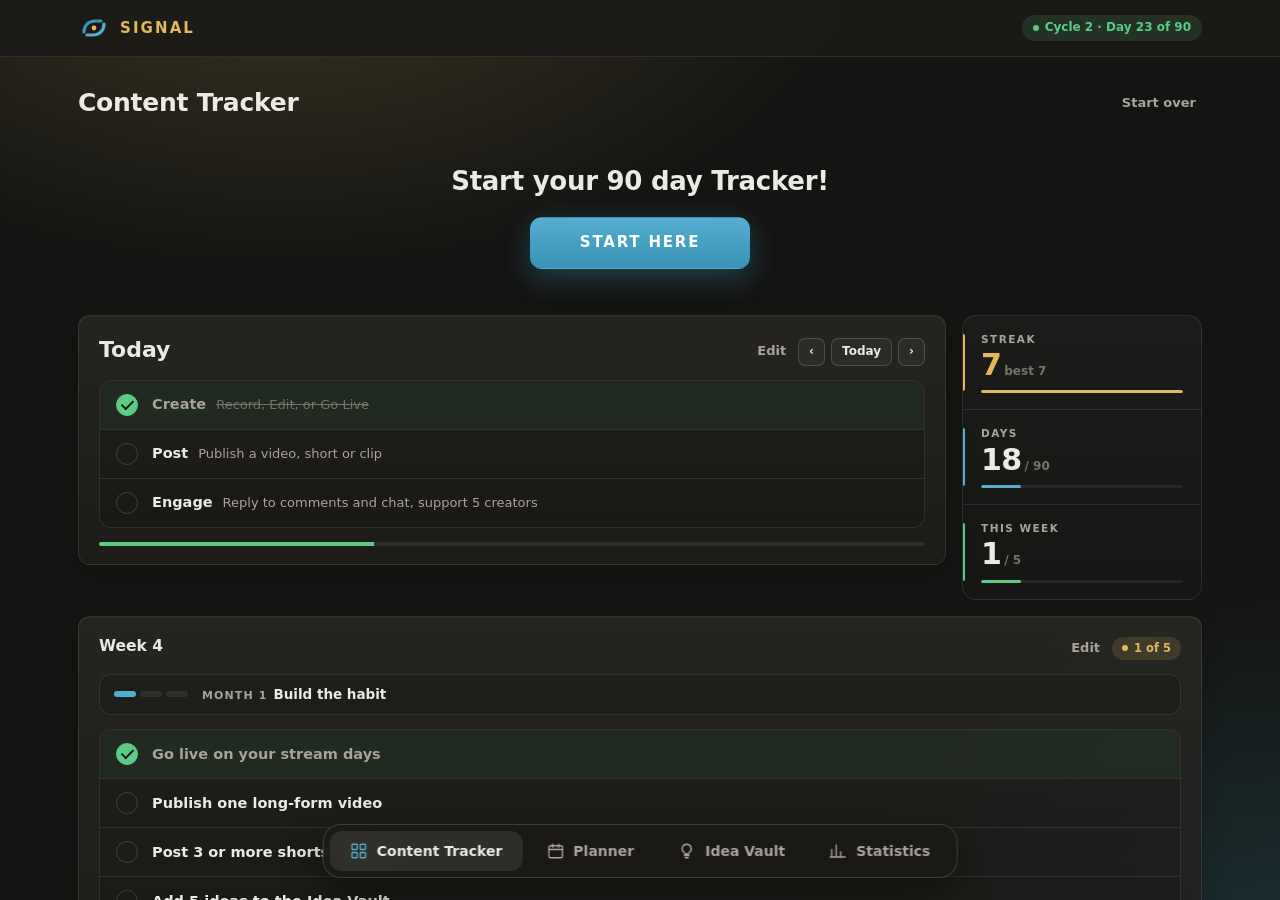
<file: index.html>
<!doctype html>
<!-- Signal — Copyright (C) 2026 Retronix. SPDX-License-Identifier: GPL-3.0-only. See LICENSE. -->
<meta charset="utf-8">
<title>Signal Tracker</title>
<link rel="icon" type="image/svg+xml" href="assets/logos/signal-mark.svg">
<link rel="apple-touch-icon" href="assets/icons/icon-180.png">
<meta http-equiv="refresh" content="0; url=html/">
<script>location.replace('html/'+location.hash)</script>
<a href="html/">Open Signal</a>
</file>
<file: CSS/base.css>
/* Signal — Copyright (C) 2026 Retronix. SPDX-License-Identifier: GPL-3.0-only. See LICENSE. */
/* Signal — base styles shared by every screen size */

/* Base reset (standalone page) */
:root{padding-top:env(safe-area-inset-top,0px);padding-bottom:env(safe-area-inset-bottom,0px)}
[hidden]{display:none!important}
img{max-width:100%}

/* Tokens: dark glass surfaces, Blue Munsell accent, Sunset Gold brand. Single dark look by design. */
:root{
  color-scheme:dark;
  --bg:#141412; --side:#24231f; --glass:rgba(44,43,38,.72); --glass-2:rgba(30,29,26,.85); --inset:rgba(0,0,0,.32);
  --line:rgba(255,255,255,.09); --line-2:rgba(255,255,255,.16); --ink:#ECEAE4; --muted:#A8A499; --dim:#77736A;
  --munsell:#3A93B4; --munsell-hi:#55AECF; --munsell-soft:rgba(58,147,180,.18); --gold:#E3B85A; --good:#5BCB86; --good-soft:rgba(91,203,134,.14); --warn:#E3B85A; --warn-soft:rgba(227,184,90,.14);
  --discord:#5865F2; --kick:#53FC18; --twitch:#9146FF; --youtube:#FF2E2E; --tiktok:#2BE8E0; --x:#E9E9E9; --insta:#E1306C;
  --f-ui:"Trebuchet MS","Segoe UI",system-ui,-apple-system,sans-serif;
  --f-mono:ui-monospace,"Cascadia Mono",Consolas,Menlo,monospace;
}
*{box-sizing:border-box}
html,body{height:100%}
body{margin:0;background:var(--bg);color:var(--ink);font-family:var(--f-ui);font-size:14px;line-height:1.45;
  background-image:radial-gradient(900px 520px at 22% -8%,rgba(120,104,62,.42),transparent 65%),radial-gradient(800px 600px at 100% 105%,rgba(40,96,112,.35),transparent 60%);background-attachment:fixed}
button,input,select{font:inherit;color:inherit}
button{cursor:pointer}
:focus-visible{outline:2px solid var(--munsell-hi);outline-offset:2px}
h1,h2,h3{margin:0;text-wrap:balance}
html,body{height:100%;overflow:hidden}
.app{container:app/inline-size;position:relative;height:100%;overflow:hidden;font-size:15px}
.scroller{height:100%;overflow-y:auto;overflow-x:hidden;overscroll-behavior:contain;-webkit-overflow-scrolling:touch;scrollbar-width:none}
.scroller::-webkit-scrollbar{width:0;height:0}
/* desktop: the phone app in a centered frame */
/* top bar: brand, page tabs, day status */
.topbar{position:sticky;top:0;z-index:15;background:rgba(27,26,23,.9);-webkit-backdrop-filter:blur(14px);backdrop-filter:blur(14px);border-bottom:1px solid var(--line)}
body::before{content:"";position:fixed;inset:0 0 auto;height:env(safe-area-inset-top,0px);z-index:16;background:#1b1a17}
.topin{max-width:1180px;margin:0 auto;display:flex;align-items:center;gap:20px;padding-left:max(28px,env(safe-area-inset-left,0px));padding-right:max(28px,env(safe-area-inset-right,0px));padding-block:12px}
.topin .brand{padding:0;flex:none}
.topin .status{margin-left:auto}
.mrow .cap{white-space:nowrap}

.brand{display:flex;gap:10px;align-items:center;padding:4px 10px 16px}
.mark{width:32px;height:32px;flex:none}
.brand b{display:block;color:var(--gold);font-weight:700;letter-spacing:.14em;font-size:16px;line-height:1.1}
.brand small{color:var(--muted);font-size:11px}
.nav{display:flex;flex-direction:column;gap:2px;flex:1;overflow-y:auto}

/* main */
main{min-width:0;max-width:1180px;margin:0 auto;padding-left:max(28px,env(safe-area-inset-left,0px));padding-right:max(28px,env(safe-area-inset-right,0px));padding-block:28px 64px}
.page{display:flex;flex-direction:column;gap:16px}
.phead{display:flex;justify-content:space-between;gap:12px;align-items:flex-start;flex-wrap:wrap}
.phead h1{font-size:25px;font-weight:700;letter-spacing:-.01em}
.phead p{margin:4px 0 0;color:var(--muted);font-size:13.5px}
.status{display:inline-flex;align-items:center;gap:6px;background:var(--good-soft);color:var(--good);border-radius:99px;padding:4px 11px;font-size:12px;font-weight:600;white-space:nowrap}
.status::before,.pill::before{content:"";width:6px;height:6px;border-radius:50%;background:currentColor}
.card{background:linear-gradient(180deg,var(--glass),var(--glass-2));border:1px solid var(--line);border-radius:12px;padding:18px 20px;display:flex;flex-direction:column;gap:12px;min-width:0;box-shadow:0 1px 0 rgba(255,255,255,.04) inset,0 8px 24px rgba(0,0,0,.18)}
.card h2{font-size:15.5px;font-weight:700}
.sub{margin:2px 0 0;color:var(--muted);font-size:12.5px}
.chead{display:flex;justify-content:space-between;align-items:flex-start;gap:10px;flex-wrap:wrap}
.lbl{color:var(--muted);font-size:11.5px}
.cap{font-size:11px;font-weight:700;letter-spacing:.08em;text-transform:uppercase;color:var(--muted)}
.pill{display:inline-flex;align-items:center;gap:6px;border-radius:99px;padding:3px 10px;font-size:11.5px;font-weight:600;white-space:nowrap;background:rgba(255,255,255,.06);color:var(--muted);border:0}
.pill.good{background:var(--good-soft);color:var(--good)}
.pill.warn{background:var(--warn-soft);color:var(--warn)}
.pill.blue{background:var(--munsell-soft);color:var(--munsell-hi)}
.pill.plain::before{display:none}
button.pill{cursor:pointer}

.btn{border:1px solid var(--line-2);background:rgba(255,255,255,.04);border-radius:7px;padding:7px 14px;font-weight:600;font-size:13px}
.btn:hover{background:rgba(255,255,255,.08)}
.btn.blue{background:linear-gradient(180deg,var(--munsell-hi),var(--munsell));border-color:transparent;color:#fff;box-shadow:0 2px 10px rgba(58,147,180,.3)}
.btn.sm{padding:4px 10px;font-size:12px}
.btn.wide{width:100%}
.link{border:0;background:none;color:var(--muted);font-weight:600;font-size:13px;padding:4px 6px;border-radius:5px}
.link:hover{color:var(--ink)}
.inp{background:var(--inset);border:1px solid var(--line-2);border-radius:7px;padding:7px 10px;min-width:0;color:var(--ink)}
.acts{display:flex;align-items:center;gap:6px;flex-wrap:wrap}

/* tab bar */



.subtabs{display:flex;gap:2px;overflow-x:auto}
.subtabs button{border:1px solid transparent;border-bottom:0;background:none;padding:9px 18px;border-radius:10px 10px 0 0;color:var(--muted);font-weight:700;font-size:14px;white-space:nowrap;margin-bottom:-1px;position:relative;z-index:1}
.subtabs button[aria-pressed="true"]{background:var(--glass);border-color:var(--line);color:var(--ink)}
.count{display:inline-grid;place-content:center;min-width:20px;height:18px;padding:0 6px;margin-left:8px;border-radius:99px;background:rgba(255,255,255,.1);font-size:11px}


/* switch */
.sw{flex:none;width:38px;height:22px;border-radius:99px;border:0;padding:0;background:rgba(255,255,255,.12);position:relative;transition:background .15s}
.sw::after{content:"";position:absolute;top:3px;left:3px;width:16px;height:16px;border-radius:50%;background:#d9d6cf;transition:transform .15s}
.sw[aria-checked="true"]{background:var(--munsell)}
.sw[aria-checked="true"]::after{transform:translateX(16px);background:#fff}

/* stats */
.stats{display:grid;grid-template-columns:repeat(5,minmax(0,1fr));gap:12px 20px}



.bar{height:5px;border-radius:99px;background:rgba(255,255,255,.08);overflow:hidden}
.bar i{display:block;height:100%;background:var(--munsell)}

.rows{display:flex;flex-direction:column}
.row{display:grid;grid-template-columns:auto minmax(0,1fr) auto;gap:14px;align-items:center;padding:12px 2px;border-top:1px solid var(--line)}
.row:first-child{border-top:0}
.row .t b{display:block;font-weight:700;font-size:14px}
.row .t span{color:var(--muted);font-size:12.5px}



/* 90 grid */
.heat{display:flex;flex-direction:column;gap:8px}
.mrow{display:grid;grid-template-columns:70px minmax(0,1fr);gap:10px;align-items:center}
.cells{display:grid;grid-template-columns:repeat(30,minmax(0,1fr));gap:4px}
.d{aspect-ratio:1;max-width:100%;border:1px solid var(--line);border-radius:5px;background:rgba(255,255,255,.03);padding:0;font-family:var(--f-mono);font-size:9px;color:transparent}
.d.l1{background:rgba(58,147,180,.28);border-color:transparent}.d.l2{background:rgba(58,147,180,.55);border-color:transparent}.d.l3{background:var(--munsell-hi);border-color:transparent}
.d.fut{border-style:dashed;background:transparent}
.d.now{box-shadow:0 0 0 2px var(--gold)}
.d.sel{outline:2px solid var(--ink);outline-offset:1px}
.d:hover{color:var(--ink)}
.key{display:flex;gap:6px;align-items:center;flex-wrap:wrap;color:var(--muted);font-size:11.5px}
.key i{width:11px;height:11px;border-radius:3px;display:inline-block}


.wk{border:1px solid var(--line);border-radius:10px;padding:14px;display:flex;flex-direction:column;gap:8px;background:rgba(0,0,0,.14)}
.wk.done{border-color:rgba(91,203,134,.45)}
.wk h3{font-size:14px}
ul.ck{list-style:none;margin:0;padding:0;display:flex;flex-direction:column;gap:7px}
.ck label{display:flex;gap:9px;align-items:flex-start;cursor:pointer;font-size:13px}
.ck input{appearance:none;flex:none;width:16px;height:16px;border-radius:3px;margin:1px 0 0;background:rgba(255,255,255,.08);border:1px solid var(--line-2);display:grid;place-content:center;cursor:pointer}
.ck input:checked{background:var(--munsell);border-color:var(--munsell)}
.ck input:checked::after{content:"";width:4px;height:8px;border:solid #fff;border-width:0 2px 2px 0;transform:rotate(45deg) translate(-1px,-1px)}
details.card>summary{cursor:pointer;list-style:none;display:flex;justify-content:space-between;align-items:center;gap:10px}
details.card>summary::-webkit-details-marker{display:none}
details.card>summary h2::after{content:" ›";color:var(--dim)}
details.card[open]>summary h2::after{content:" ⌄"}

/* platform badge */
.pl{display:inline-grid;place-content:center;width:26px;height:26px;border-radius:7px;font-size:12px;font-weight:800;color:#121212;flex:none}
.pl.sm{width:18px;height:18px;border-radius:4px;font-size:10px}
.ex{font-size:10.5px;font-weight:700;color:var(--gold);letter-spacing:.06em;text-transform:uppercase}

/* content planner: timed-messages style list */



















.empty{border:1px dashed var(--line-2);border-radius:9px;padding:18px;text-align:center;color:var(--muted);font-size:13.5px}

/* idea vault: capture + list */
.tchips{display:flex;gap:6px;flex-wrap:wrap}
.tchip{display:inline-flex;align-items:center;gap:7px;border:1px solid var(--line-2);background:rgba(255,255,255,.03);border-radius:99px;padding:5px 12px;font-size:12.5px;font-weight:600;color:var(--muted)}
.tchip i{width:8px;height:8px;border-radius:50%;background:var(--c)}
.tchip[aria-pressed="true"]{color:var(--ink);border-color:var(--c);background:color-mix(in srgb,var(--c) 16%,transparent)}
.tchip .n{font-weight:400;color:var(--dim)}




.tools{display:flex;gap:10px;align-items:center;flex-wrap:wrap;justify-content:space-between}
.search{position:relative;flex:1 1 240px;max-width:360px}
.search .inp{width:100%;padding-left:32px}
.search svg{position:absolute;left:10px;top:50%;width:14px;height:14px;transform:translateY(-50%);stroke:var(--dim);fill:none;stroke-width:2}
.ilist{display:flex;flex-direction:column}
.vrow{display:grid;grid-template-columns:minmax(0,1fr) auto;gap:14px;align-items:center;padding:13px 4px;border-top:1px solid var(--line);cursor:pointer}
.vrow:first-child{border-top:0}
.vrow:hover{background:rgba(255,255,255,.025)}
.vrow b{display:block;font-weight:700;font-size:14px;overflow-wrap:anywhere}
.vrow .meta{display:flex;gap:6px;flex-wrap:wrap;align-items:center;margin-top:6px;color:var(--dim);font-size:12px}
.ttag{display:inline-flex;align-items:center;gap:5px;font-size:11.5px;font-weight:600;padding:2px 8px;border-radius:5px;background:color-mix(in srgb,var(--c) 15%,transparent);color:color-mix(in srgb,var(--c) 75%,#fff)}
.vrow .end{display:flex;align-items:center;gap:4px;flex-wrap:wrap;justify-content:flex-end}
.vrow .end select{background:var(--inset);border:1px solid var(--line-2);border-radius:6px;padding:4px 6px;font-size:12px;color:var(--ink)}
.modal{position:fixed;inset:0;background:rgba(8,8,7,.7);-webkit-backdrop-filter:blur(4px);backdrop-filter:blur(4px);display:grid;place-items:center;padding:20px;z-index:20}
.modal .card{width:min(480px,100%)}
.modal .acts{justify-content:space-between}
.danger{color:#E56B6B}
.danger:hover{color:#FF8A8A}
/* content planner: week calendar */
.pstats{display:grid;grid-template-columns:auto minmax(0,1fr);gap:22px;align-items:center}
.ring{display:flex;align-items:center;gap:16px}
.ring svg{width:92px;height:92px;flex:none}
.ring b{display:block;font-size:24px;font-weight:700;font-variant-numeric:tabular-nums}
.pbars{display:flex;flex-direction:column;gap:8px;min-width:0}
.pbar{display:grid;grid-template-columns:110px minmax(0,1fr) 52px;gap:10px;align-items:center;font-size:12.5px}
.pbar span:first-child{display:flex;align-items:center;gap:8px;color:var(--muted);min-width:0;overflow:hidden;white-space:nowrap;text-overflow:ellipsis}
.pbar .trk{height:8px;border-radius:99px;background:rgba(255,255,255,.07);overflow:hidden;position:relative}
.pbar .trk i{position:absolute;inset:0 auto 0 0;border-radius:99px}
.pbar .trk i.all{opacity:.35}
.pbar em{font-style:normal;text-align:right;color:var(--muted);font-variant-numeric:tabular-nums}
.ptools{display:flex;justify-content:space-between;align-items:center;gap:10px;flex-wrap:wrap}
.weekwrap{overflow-x:auto;margin:0 -4px;padding:0 4px 6px}
.week{display:grid;grid-template-columns:repeat(7,minmax(148px,1fr));gap:10px;min-width:1080px}
.wday{background:rgba(20,20,18,.45);border:1px solid var(--line);border-radius:12px;padding:10px;display:flex;flex-direction:column;gap:8px;min-height:260px;min-width:0}
.wday.is-today{border-color:var(--munsell);box-shadow:inset 0 2px 0 var(--munsell-hi)}
.wday.past{opacity:.82}
.whead{display:flex;justify-content:space-between;align-items:center;padding:2px 2px 6px;border-bottom:1px solid var(--line)}
.whead .cap{font-size:10.5px}
.whead b{font-size:20px;font-weight:700;line-height:1}
.is-today .whead b{color:var(--munsell-hi)}
.ev{position:relative;text-align:left;width:100%;border:1px solid var(--line);background:linear-gradient(180deg,var(--glass),var(--glass-2));border-radius:9px;padding:8px 9px 8px 12px;display:flex;flex-direction:column;gap:5px;cursor:pointer;color:var(--ink)}
.ev::before{content:"";position:absolute;left:0;top:8px;bottom:8px;width:3px;border-radius:0 3px 3px 0;background:var(--c,var(--muted))}
.ev:hover{border-color:var(--line-2)}
.ev .ti{font-weight:700;font-size:13px;line-height:1.3;overflow-wrap:anywhere;padding-right:20px}
.ev .tg{display:flex;flex-wrap:wrap;gap:4px;align-items:center}
.ev .tick{position:absolute;top:7px;right:7px;width:18px;height:18px;border-radius:50%;border:1.5px solid var(--line-2);background:transparent;display:grid;place-content:center;padding:0}
.ev.done{background:rgba(91,203,134,.12);border-color:rgba(91,203,134,.4)}
.ev.done .ti{color:var(--muted)}
.ev.done .tick{background:var(--good);border-color:var(--good)}
.ev.done .tick::after{content:"";width:4px;height:8px;border:solid #10140f;border-width:0 2px 2px 0;transform:rotate(45deg) translate(-1px,-1px)}
.dadd{border:1px dashed var(--line-2);background:transparent;border-radius:9px;padding:7px;color:var(--muted);font-weight:600;font-size:12.5px;margin-top:auto}
.dadd:hover{color:var(--ink);border-color:var(--munsell)}
.badge{display:inline-grid;place-content:center;min-width:18px;height:18px;padding:0 4px;border-radius:4px;font-size:10px;font-weight:800;color:#121212;background:var(--c)}
.note{color:var(--dim);font-size:12px}
.field{display:flex;flex-direction:column;gap:6px}
.field>span{color:var(--muted);font-size:12px;font-weight:600}
.frow{display:grid;grid-template-columns:1fr 1fr;gap:10px}
.modal .card{max-height:calc(100vh - 40px);overflow-y:auto;background:#22211d;box-shadow:0 24px 60px rgba(0,0,0,.55)}
.modal.wide .card{width:min(620px,100%)}
/* tag manager */
.tagsec{display:flex;flex-direction:column;gap:8px}
.tagrow{display:grid;grid-template-columns:34px minmax(0,1fr) auto auto;gap:8px;align-items:center}
.tagrow input[type=color],.tagadd input[type=color]{width:34px;height:32px;padding:2px;border:1px solid var(--line-2);border-radius:7px;background:var(--inset);cursor:pointer}
.tagrow .n{font-size:11.5px;color:var(--dim);white-space:nowrap}
.tagadd{display:grid;grid-template-columns:34px minmax(0,1fr) auto;gap:8px;align-items:center;padding-top:8px;border-top:1px dashed var(--line)}
/* idea list: title + tags on the left, status and actions on the right */
.vfilters{display:flex;gap:8px;align-items:center;flex:1 1 420px;justify-content:flex-end;flex-wrap:wrap}
.vfilters .search{flex:1 1 220px;max-width:300px}
.vfilters select.inp{padding:7px 10px;font-size:13px;max-width:160px}
.vrow{grid-template-columns:minmax(0,1fr) 150px 150px}
.vrow .meta{margin-top:5px}
.vrow .stcell{display:flex;justify-content:flex-start}
.vrow .end{justify-content:flex-end}
.sched2{display:flex;gap:8px;flex-wrap:wrap}
.sched2 .inp{flex:1 1 160px}
.vrow{grid-template-columns:minmax(0,1fr) 150px 60px}
/* idea vault: one panel, capture on top, ideas below */






.vtools{align-items:center}



#editModal .card>.acts{justify-content:flex-end}
#editModal #editDel{margin-right:auto}
#editDesc{width:100%;min-height:84px;resize:vertical;font:inherit;font-size:14px;line-height:1.45}
.vrow .desc{display:block;color:var(--muted);font-size:12.5px;margin-top:2px;overflow:hidden;text-overflow:ellipsis;white-space:nowrap;max-width:62ch}
/* compact filter dropdowns */
.fsel,.vfilters select.inp{appearance:none;-webkit-appearance:none;padding:6px 28px 6px 11px;font-size:13px;font-weight:600;border-radius:9px;max-width:170px;cursor:pointer;
  background-image:linear-gradient(45deg,transparent 50%,var(--muted) 50%),linear-gradient(135deg,var(--muted) 50%,transparent 50%);background-position:calc(100% - 14px) 52%,calc(100% - 10px) 52%;background-size:4px 4px;background-repeat:no-repeat}
.fsel.on,.vfilters select.inp.on{border-color:var(--munsell);color:var(--munsell-hi);background-color:var(--munsell-soft)}
.fsel option,.vfilters select option{background:#22211d;color:var(--ink)}
/* idea pipeline: status pill, list/board views */
.vseg{display:inline-flex;padding:3px;border:1px solid var(--line);border-radius:9px;background:rgba(20,20,18,.5)}
.vseg button{border:0;background:none;color:var(--muted);font-weight:600;font-size:12.5px;padding:5px 12px;border-radius:7px}
.vseg button[aria-pressed="true"]{background:rgba(255,255,255,.09);color:var(--ink)}
.stsel{appearance:none;-webkit-appearance:none;border:1px solid color-mix(in srgb,var(--c) 55%,transparent);background:color-mix(in srgb,var(--c) 16%,transparent);color:color-mix(in srgb,var(--c) 70%,#fff);
  border-radius:99px;padding:2px 22px 2px 9px;font-size:11.5px;font-weight:700;cursor:pointer;
  background-image:linear-gradient(45deg,transparent 50%,currentColor 50%),linear-gradient(135deg,currentColor 50%,transparent 50%);background-position:calc(100% - 11px) 52%,calc(100% - 7px) 52%;background-size:4px 4px;background-repeat:no-repeat}
.stsel option{background:#22211d;color:var(--ink)}
.stpill{display:inline-flex;align-items:center;gap:5px;border-radius:99px;padding:2px 9px;font-size:11.5px;font-weight:700;background:color-mix(in srgb,var(--c) 16%,transparent);color:color-mix(in srgb,var(--c) 70%,#fff)}
.stpill::before{content:"";width:6px;height:6px;border-radius:50%;background:var(--c)}
.vboard{display:grid;align-items:start;grid-auto-flow:column;grid-auto-columns:minmax(230px,1fr);gap:10px;overflow-x:auto;padding-bottom:8px;scroll-snap-type:x proximity}
.vcol{background:rgba(20,20,18,.45);border:1px solid var(--line);border-radius:12px;padding:10px;display:flex;flex-direction:column;gap:8px;min-height:240px;scroll-snap-align:start;transition:border-color .15s,background .15s}
.vcol.over{border-color:var(--munsell);background:rgba(58,147,180,.08)}
.vcol.lock{background:rgba(20,20,18,.25)}
.vhead{display:flex;justify-content:space-between;align-items:center;gap:8px;padding:2px 2px 6px;border-bottom:1px solid var(--line)}
.vhead b{display:flex;align-items:center;gap:7px;font-size:13px}
.vhead b i{width:8px;height:8px;border-radius:50%;background:var(--c)}
.vcard{border:1px solid var(--line);background:linear-gradient(180deg,var(--glass),var(--glass-2));border-radius:9px;padding:9px 10px;display:flex;flex-direction:column;gap:6px;cursor:grab;color:var(--ink);text-align:left;width:100%}
.vcard:hover{border-color:var(--line-2)}
.vcard.dragging{opacity:.4}
.vcard b{font-size:13px;line-height:1.3;overflow-wrap:anywhere}
.vcard .tg{display:flex;flex-wrap:wrap;gap:4px;align-items:center}
.vcard .when{font-size:11px;color:var(--gold);font-weight:700}
.vcard.pub{background:rgba(91,203,134,.1);border-color:rgba(91,203,134,.35)}
.vcard .kp{display:flex;gap:6px;align-items:center}
.vcard .kp select:not(.stsel){flex:1;min-width:0;background:var(--inset);border:1px solid var(--line-2);border-radius:6px;padding:4px 6px;font-size:12px;color:var(--ink)}

.toast{position:fixed;right:calc(24px + env(safe-area-inset-right,0px));bottom:calc(24px + env(safe-area-inset-bottom,0px));background:var(--side);border:1px solid var(--line-2);color:var(--ink);padding:10px 16px;border-radius:9px;font-size:13px;font-weight:600;opacity:0;pointer-events:none;transition:opacity .2s;box-shadow:0 10px 30px rgba(0,0,0,.4)}
.toast.show{opacity:1}

/* tracker: simplified */
.today2{display:flex;flex-direction:column;gap:14px}
.thero{display:flex;justify-content:space-between;align-items:flex-end;gap:12px;flex-wrap:wrap}
.thero h2{font-size:22px!important}
.thero .sub{margin-top:3px}
.prog{display:flex;align-items:center;gap:10px;color:var(--muted);font-size:12.5px}
.prog .bar{flex:1;height:6px}
.prog .bar i{background:var(--good)}
.tasks{display:flex;flex-direction:column;gap:8px}
.task{display:grid;grid-template-columns:auto minmax(0,1fr) auto;gap:14px;align-items:center;width:100%;text-align:left;border:1px solid var(--line);background:rgba(0,0,0,.16);border-radius:12px;padding:14px 16px;color:var(--ink)}
.task:hover{border-color:var(--line-2)}
.task .cb{width:26px;height:26px;border-radius:50%;border:2px solid var(--line-2);display:grid;place-content:center;flex:none}
.task b{display:block;font-size:15px;font-weight:700}
.task span.d2{color:var(--muted);font-size:13px}
.task .pill{justify-self:end}
.task[aria-pressed="true"]{background:rgba(91,203,134,.1);border-color:rgba(91,203,134,.4)}
.task[aria-pressed="true"] .cb{background:var(--good);border-color:var(--good)}
.task[aria-pressed="true"] .cb::after{content:"";width:6px;height:11px;border:solid #10140f;border-width:0 2.5px 2.5px 0;transform:rotate(45deg) translate(-1px,-1px)}
.task[aria-pressed="true"] span.d2{text-decoration:line-through;text-decoration-color:var(--dim)}





.review{border:1px solid rgba(227,184,90,.35);border-radius:10px;padding:14px;display:flex;flex-direction:column;gap:8px;background:rgba(227,184,90,.06)}
.review.done{border-color:rgba(91,203,134,.45);background:rgba(91,203,134,.06)}
details.card.quiet{background:rgba(20,20,18,.4);box-shadow:none}
.setrow{display:flex;justify-content:space-between;align-items:center;gap:10px;flex-wrap:wrap;padding:6px 0}
/* start banner: no panel, just a headline and one big button */
#exBanner{display:flex;flex-direction:column;align-items:center;text-align:center;gap:16px;padding:26px 0 30px}

#exText{font-size:15px;color:var(--muted)}
#exBanner.go #exText{font-size:26px;font-weight:700;color:var(--ink);letter-spacing:-.01em}
#exBanner .btn.begin{min-width:220px;padding:14px 34px;font-size:15px;font-weight:800;letter-spacing:.12em;border-radius:12px;box-shadow:0 8px 28px rgba(58,147,180,.38)}
#exBanner .btn.begin:hover{transform:translateY(-1px)}
/* top row: today on the left, slim stats column on the right */
.toprow{display:grid;grid-template-columns:minmax(0,1fr) 240px;gap:16px;align-items:start}
.statcol{display:flex;flex-direction:column;border:1px solid var(--line);border-radius:14px;background:linear-gradient(180deg,rgba(255,255,255,.035),rgba(255,255,255,.01));overflow:hidden}
.srow2{flex:1;display:grid;grid-template-columns:1fr auto;grid-template-rows:auto auto auto;align-content:center;column-gap:8px;row-gap:2px;padding:16px 18px;position:relative}
.srow2+.srow2{border-top:1px solid var(--line)}
.srow2::before{content:"";position:absolute;left:0;top:18px;bottom:18px;width:2px;border-radius:0 2px 2px 0;background:var(--c)}
.srow2 .sk{grid-column:1/-1;font-size:10.5px;font-weight:700;letter-spacing:.14em;text-transform:uppercase;color:var(--muted)}
.srow2 b{font-size:30px;font-weight:700;line-height:1.05;letter-spacing:-.02em;font-variant-numeric:tabular-nums;color:var(--ink)}
.srow2 b small{font-size:13px;font-weight:600;color:var(--dim);letter-spacing:0;margin-left:3px}
.srow2 .ss{align-self:end;justify-self:end;font-size:11.5px;color:var(--dim);padding-bottom:5px;white-space:nowrap}
.srow2 .sbar{grid-column:1/-1;height:3px;border-radius:99px;background:rgba(255,255,255,.07);overflow:hidden;margin-top:8px}
.srow2 .sbar i{display:block;height:100%;width:0;border-radius:99px;background:var(--c);transition:width .4s}
.s-streak{--c:var(--gold)}.s-streak b{color:var(--gold)}
.s-days{--c:var(--munsell-hi)}
.s-week{--c:var(--good)}
/* task rows (daily + weekly) */
.tks{display:flex;flex-direction:column;border:1px solid var(--line);border-radius:12px;overflow:hidden;background:rgba(0,0,0,.12)}
.tk{display:grid;grid-template-columns:auto minmax(0,1fr);gap:14px;align-items:center;width:100%;text-align:left;border:0;background:none;color:var(--ink);padding:13px 16px;transition:background .15s}
.tk+.tk{border-top:1px solid var(--line)}
.tk:hover{background:rgba(255,255,255,.03)}
.tk .cb{width:22px;height:22px;border-radius:50%;border:1.5px solid var(--line-2);display:grid;place-content:center;flex:none;transition:all .15s}
.tk .tx{display:flex;align-items:baseline;gap:10px;min-width:0;flex-wrap:wrap}
.tk .tx b{font-size:14.5px;font-weight:700}
.tk .tx span{color:var(--muted);font-size:13px;min-width:0}
.tk[aria-pressed="true"]{background:rgba(91,203,134,.07)}
.tk[aria-pressed="true"] .cb{background:var(--good);border-color:var(--good)}
.tk[aria-pressed="true"] .cb::after{content:"";width:5px;height:10px;border:solid #10140f;border-width:0 2.2px 2.2px 0;transform:rotate(45deg) translate(-1px,-1px)}
.tk[aria-pressed="true"] .tx b{color:var(--muted)}
.tk[aria-pressed="true"] .tx span{text-decoration:line-through;text-decoration-color:var(--dim);color:var(--dim)}
/* task editor */
.tke{display:grid;grid-template-columns:auto minmax(0,.8fr) minmax(0,1.6fr) auto;gap:8px;align-items:center;padding:10px 12px}
.tke+.tke{border-top:1px solid var(--line)}
.tke .inp{padding:7px 10px;font-size:13.5px}
.tke .mv{display:flex;flex-direction:column;gap:2px}
.tke .mv button{border:1px solid var(--line-2);background:rgba(255,255,255,.04);color:var(--muted);border-radius:5px;width:24px;height:17px;padding:0;font-size:10px;line-height:1}
.tke .mv button:disabled{opacity:.3}
.tkfoot{display:flex;justify-content:space-between;align-items:center;gap:8px;padding:10px 12px;border-top:1px solid var(--line);background:rgba(0,0,0,.12)}
/* cycles: phase bar, growth focus, reflections, cycle summary */
.phase{display:grid;grid-template-columns:auto minmax(0,1fr);gap:4px 14px;align-items:center;padding:12px 14px;border:1px solid var(--line);border-radius:12px;background:rgba(0,0,0,.14);margin-bottom:2px}
.phase .segs{grid-row:1/3;display:flex;gap:4px}
.phase .segs i{width:22px;height:6px;border-radius:99px;background:rgba(255,255,255,.08)}
.phase .segs i.on{background:var(--munsell-hi)}
.phase .segs i.past{background:rgba(85,174,207,.4)}
.phase b{font-size:13.5px}
.phase b small{color:var(--muted);font-weight:600;margin-right:6px;font-size:11px;letter-spacing:.1em;text-transform:uppercase}
.phase span{color:var(--muted);font-size:12.5px}
.grow{display:grid;grid-template-columns:minmax(0,1fr) auto;align-items:center;border:1px dashed rgba(227,184,90,.45);border-radius:12px;background:rgba(227,184,90,.05);overflow:hidden}
.grow .tk{background:none}
.grow .tk .tx b{color:var(--gold)}
.grow .tk[aria-pressed="true"] .cb{background:var(--gold);border-color:var(--gold)}
.grow .tk[aria-pressed="true"] .tx b{color:var(--gold);opacity:.7}
.grow .link{margin-right:10px;font-size:12.5px}
.rq{display:flex;flex-direction:column;gap:10px}
.rq label{display:flex;flex-direction:column;gap:5px;font-size:13px;color:var(--ink);font-weight:600}
.rq textarea,.cyc textarea{width:100%;min-height:58px;resize:vertical;font:inherit;font-size:14px;font-weight:400}
.cyc{border-color:rgba(91,203,134,.45);box-shadow:0 0 0 1px rgba(91,203,134,.12),0 8px 24px rgba(0,0,0,.18)}
.cyc .cap{color:var(--good)}
.cycstats{display:grid;grid-template-columns:repeat(4,minmax(0,1fr));gap:1px;background:var(--line);border:1px solid var(--line);border-radius:12px;overflow:hidden}
.cycstats div{background:rgba(20,20,18,.6);padding:12px 14px;display:flex;flex-direction:column;gap:2px}
.cycstats b{font-size:22px;font-variant-numeric:tabular-nums}
.cycstats .up{color:var(--good);font-size:11.5px;font-weight:700}
.cycstats .dn{color:var(--muted);font-size:11.5px}
.hist{display:flex;flex-direction:column}
.hrow{display:grid;grid-template-columns:110px minmax(0,1fr) 150px;gap:14px;align-items:center;padding:12px 2px;border-top:1px solid var(--line)}
.hrow:first-child{border-top:0}
.hrow .hn b{display:block;font-size:14px}
.hrow .hn span,.hrow .hw{color:var(--muted);font-size:12.5px}
.hrow .hw{overflow:hidden;text-overflow:ellipsis;white-space:nowrap}
.hrow .hb{display:flex;flex-direction:column;gap:4px;font-size:12px;color:var(--muted);text-align:right}
.hrow .hb .bar{height:4px}
.hrow .hb .bar i{background:var(--good)}
.hrow.now .hn b{color:var(--munsell-hi)}
/* statistics */
.anbar{display:flex;justify-content:space-between;align-items:center;gap:10px;flex-wrap:wrap}
.anbar .acts{gap:6px}
.kpis{display:grid;grid-template-columns:repeat(4,minmax(0,1fr));gap:12px}
.kpi{background:linear-gradient(180deg,var(--glass),var(--glass-2));border:1px solid var(--line);border-radius:12px;padding:14px 16px;display:flex;flex-direction:column;gap:3px;min-width:0}
.kpi .sk{font-size:10.5px;font-weight:700;letter-spacing:.14em;text-transform:uppercase;color:var(--muted)}
.kpi b{font-size:28px;font-weight:700;letter-spacing:-.02em;font-variant-numeric:tabular-nums;line-height:1.1}
.kpi .dl{font-size:12px;color:var(--dim);font-variant-numeric:tabular-nums}
.kpi .dl.up{color:var(--good)}
.kpi svg{width:100%;height:28px;margin-top:6px}
.sgrid{display:grid;grid-template-columns:minmax(0,1.5fr) minmax(0,1fr);gap:16px}
.chart{position:relative;min-height:60px}
.chart svg{display:block;width:100%;height:auto;overflow:visible}
.chart text{font-family:var(--f-ui);font-size:11px;fill:var(--muted)}
.chart .gl{stroke:rgba(255,255,255,.06);stroke-width:1}
.chart .ax{stroke:rgba(255,255,255,.14);stroke-width:1}
.chart .xh{stroke:rgba(255,255,255,.35);stroke-width:1;stroke-dasharray:3 3}
.chart .elbl{font-size:12px;font-weight:700;fill:var(--ink)}
.chart .elbl2{font-size:11px;fill:var(--muted)}
.chart.sm{min-height:40px}
.legend{display:flex;gap:14px;flex-wrap:wrap;font-size:12.5px;color:var(--muted)}
.legend span{display:inline-flex;align-items:center;gap:7px}
.legend i{width:14px;height:3px;border-radius:2px;background:var(--c)}
.hbars{display:flex;flex-direction:column;gap:12px}
.hb2{display:grid;grid-template-columns:110px minmax(0,1fr) 92px;gap:10px;align-items:center;font-size:13px}
.hb2 .nm{display:flex;align-items:center;gap:8px;color:var(--ink);min-width:0}
.hb2 .tr{height:8px;border-radius:99px;background:rgba(255,255,255,.06);overflow:hidden}
.hb2 .tr i{display:block;height:100%;border-radius:99px;background:var(--c)}
.hb2 em{font-style:normal;text-align:right;color:var(--muted);font-variant-numeric:tabular-nums;font-size:12.5px}
.lstats{display:flex;gap:18px;flex-wrap:wrap}
.lstats div{display:flex;flex-direction:column;align-items:flex-end}
.lstats b{font-size:18px;font-variant-numeric:tabular-nums}
.lstats span{font-size:11px;color:var(--muted)}
.tblwrap{overflow-x:auto;margin:0 -4px}
.antbl{width:100%;border-collapse:collapse;font-size:13.5px;min-width:620px}
.antbl th{text-align:left;font-size:11px;font-weight:700;letter-spacing:.08em;text-transform:uppercase;color:var(--muted);padding:8px 10px;border-bottom:1px solid var(--line);white-space:nowrap;cursor:pointer;user-select:none}
.antbl th.num,.antbl td.num{text-align:right;font-variant-numeric:tabular-nums}
.antbl th.on{color:var(--munsell-hi)}
.antbl td{padding:11px 10px;border-bottom:1px solid var(--line);vertical-align:middle}
.antbl tr:last-child td{border-bottom:0}
.antbl td .tt{display:flex;align-items:center;gap:9px;font-weight:600;min-width:0}
.antbl td .tt span{overflow:hidden;text-overflow:ellipsis;white-space:nowrap;max-width:280px}
.antbl td.dim{color:var(--muted);white-space:nowrap}
.antbl .x{border:0;background:none;color:var(--dim);cursor:pointer;font-size:13px}
.antbl .x:hover{color:var(--ink)}
.smrow{display:grid;grid-template-columns:56px minmax(0,1fr);gap:10px;align-items:center}
.anempty{align-items:center;text-align:center;padding:36px 20px}
.anempty .sub{max-width:52ch}
.tip{position:fixed;z-index:40;pointer-events:none;background:#22211d;border:1px solid var(--line-2);border-radius:9px;padding:8px 10px;font-size:12.5px;color:var(--ink);box-shadow:0 10px 30px rgba(0,0,0,.45);min-width:120px}
.tip .th{font-size:11px;color:var(--muted);margin-bottom:4px}
.tip .tr2{display:flex;align-items:center;gap:8px;justify-content:space-between}
.tip .tr2 span{display:flex;align-items:center;gap:6px;color:var(--muted)}
.tip .tr2 i{width:8px;height:8px;border-radius:50%;background:var(--c)}
.tip .tr2 b{font-variant-numeric:tabular-nums}
.anform{display:grid;grid-template-columns:repeat(2,minmax(0,1fr));gap:10px}
.anform .field,.anform .inp{min-width:0;width:100%;box-sizing:border-box}
.anform .full{grid-column:1/-1}
.anform textarea{width:100%;min-height:150px;font-family:var(--f-mono);font-size:12px}
/* get started (setup week) */
#setupCard.first{background:linear-gradient(180deg,var(--glass),var(--glass-2));border-color:rgba(85,174,207,.45);box-shadow:0 0 0 1px rgba(85,174,207,.15),0 8px 24px rgba(0,0,0,.18)}
#cycleSec.first summary h2::after{display:none}
#setupCard .ck label{font-size:14px;padding:3px 0}
#setupCard .prog .bar i{background:var(--munsell-hi)}
#resetBox .link{font-size:13px}
/* touch + app feel */
button,.ev,.vrow,.tchip{touch-action:manipulation;-webkit-tap-highlight-color:transparent}
.bnav,.daystrip{display:none}
.fab{display:grid;position:fixed;right:max(18px,env(safe-area-inset-right,0px));bottom:calc(80px + env(safe-area-inset-bottom,0px));z-index:14;width:56px;height:56px;border-radius:18px;border:0;
  place-content:center;background:linear-gradient(180deg,var(--munsell-hi),var(--munsell));color:#fff;font-size:28px;line-height:1;box-shadow:0 8px 24px rgba(58,147,180,.45)}
.fab[hidden]{display:none!important}
@keyframes sheet{from{transform:translateY(40px);opacity:.6}to{transform:none;opacity:1}}
@media (prefers-reduced-motion:reduce){*,*::before,*::after{transition:none!important;animation:none!important;scroll-behavior:auto!important}}


/* statistics spacing */
#anBody{display:flex;flex-direction:column;gap:16px}
#anBody[hidden]{display:none}
.antbl.cmp{min-width:0}
.antbl.cmp td .tt span{max-width:none;white-space:normal}
.antbl .tsub{display:block;color:var(--dim);font-size:11.5px;margin:3px 0 0 27px}
/* simplified layout helpers */
.phead{align-items:center}
.phead h1{margin:0}
.acts.end{justify-content:flex-end}
.brand b{font-size:15px}
#exBanner{display:flex;flex-direction:column;align-items:center;text-align:center;gap:16px;padding:26px 0 30px}
#exBanner #exText{font-size:26px;font-weight:700;color:var(--ink);letter-spacing:-.01em}
.today2>.bar{height:4px}
.today2>.bar i{background:var(--good)}
.card>h2{margin:0}
.phase{grid-template-columns:auto minmax(0,1fr);padding:10px 14px}
.phase .segs{grid-row:auto}
.setrow{display:flex;gap:10px;align-items:center;font-size:13px;color:var(--muted)}
.setrow .inp{padding:5px 8px}
.flab{display:flex;justify-content:space-between;align-items:center}
.flab .link{font-size:12px;padding:0 2px;min-height:0}
.swrow{display:flex;align-items:center;gap:12px;cursor:pointer;padding:4px 0}
.none{color:var(--dim);padding:18px 0;margin:0;font-size:13px}
.anempty .acts{justify-content:center;flex-wrap:wrap}
.srow2 b small{font-size:12px}
#editModal .card>.chead{align-items:center}

/* cycle section: review, setup, history in one fold */
#cycleSec .csub{display:flex;flex-direction:column;gap:8px}
#cycleSec h3{margin:0;font-size:13px;font-weight:700;color:var(--muted)}
#cycleSec .csub+.csub,#cycleSec .review+.csub{border-top:1px solid var(--line);padding-top:12px}
.hrow .hn .link{font-size:12px;padding:0 4px;margin-left:4px;color:var(--munsell-hi)}

/* planner: repeating posts */
.ev .rp{color:var(--munsell-hi);margin-right:5px;font-weight:700}
.wdays{display:flex;gap:6px;flex-wrap:wrap}
.wd{width:36px;height:36px;border-radius:50%;border:1px solid var(--line-2);background:rgba(255,255,255,.03);color:var(--muted);font-weight:700;font-size:13px}
.wd[aria-pressed="true"]{background:var(--munsell-soft);border-color:var(--munsell);color:var(--munsell-hi)}
.flab label{font:inherit;color:inherit}

/* idea vault: one filter button */
.fwrap{position:relative}
.fbtn.on{border-color:var(--munsell);color:var(--munsell-hi);background:var(--munsell-soft)}
.fmenu{position:absolute;right:0;top:calc(100% + 6px);z-index:30;width:240px;display:flex;flex-direction:column;gap:10px;padding:14px;border:1px solid var(--line-2);border-radius:12px;background:#22211d;box-shadow:0 16px 40px rgba(0,0,0,.45)}
.fmenu select.inp{width:100%;max-width:none;flex:none}
.fmenu .link{align-self:flex-start;padding-left:0}

/* statistics: lead row + More */
.kpis.lead{grid-template-columns:repeat(3,minmax(0,1fr))}
.more>summary{list-style:none;cursor:pointer;display:inline-flex;align-items:center;gap:6px;padding:8px 14px;border:1px solid var(--line-2);border-radius:9px;color:var(--muted);font-weight:600;font-size:13px}
.more>summary::-webkit-details-marker{display:none}
.more>summary::after{content:"⌄";font-size:12px}
.more[open]>summary{color:var(--ink);margin-bottom:16px}
.more[open]>summary::after{content:"⌃"}
.morebody{display:flex;flex-direction:column;gap:16px}

/* recap */
.recap{display:block;width:100%;max-width:420px;margin:0 auto;aspect-ratio:1080/1350;border-radius:12px;border:1px solid var(--line);background:var(--bg)}
</file>
<file: CSS/mobile.css>
/* Signal — Copyright (C) 2026 Retronix. SPDX-License-Identifier: GPL-3.0-only. See LICENSE. */
/* Signal — small screens (phones and narrow windows)
   Uses the app frame width, so it works the same in any browser size. */

/* component tweaks as the screen narrows */
@container app (max-width:900px){.stats{grid-template-columns:repeat(3,minmax(0,1fr))}}
@container app (max-width:520px){.stats{grid-template-columns:repeat(2,minmax(0,1fr))}}

@container app (max-width:760px){.cells{grid-template-columns:repeat(15,minmax(0,1fr))}}





@container app (max-width:640px){.vrow{grid-template-columns:minmax(0,1fr)}.vrow .end{justify-content:flex-start}}
@container app (max-width:640px){.pstats{grid-template-columns:minmax(0,1fr)}}
@container app (max-width:640px){.week{grid-template-columns:minmax(0,1fr);min-width:0}}
@container app (max-width:640px){.wday{min-height:0}}


/* phone app layout: bottom tabs, day strip, sheets, + button */
@container app (max-width:760px){
  .topin{gap:10px;padding-left:max(16px,env(safe-area-inset-left,0px));padding-right:max(16px,env(safe-area-inset-right,0px));padding-block:10px}
  .topin .brand small{display:none}
  .topin .status{display:inline-flex!important}
  .topbar .brand{padding:0}
  .topbar .mark{width:26px;height:26px}
  .topbar .brand b{font-size:14px}
  .bnav{display:grid;grid-template-columns:repeat(4,1fr);position:fixed;left:0;right:0;bottom:0;z-index:15;
    padding-left:max(8px,env(safe-area-inset-left,0px));padding-right:max(8px,env(safe-area-inset-right,0px));padding-top:6px;padding-bottom:calc(6px + env(safe-area-inset-bottom,0px));
    background:rgba(27,26,23,.94);-webkit-backdrop-filter:blur(14px);backdrop-filter:blur(14px);border-top:1px solid var(--line)}
  .bnav button{display:flex;flex-direction:column;align-items:center;gap:3px;border:0;background:none;color:var(--dim);font-size:11px;font-weight:600;padding:6px 4px;border-radius:10px;min-height:48px}
  .bnav button svg{width:22px;height:22px;stroke:currentColor;fill:none;stroke-width:1.8;stroke-linecap:round;stroke-linejoin:round}
  .bnav button[aria-current="page"]{color:var(--munsell-hi)}
  .bnav button[aria-current="page"] svg{filter:drop-shadow(0 0 6px rgba(85,174,207,.45))}
  main{padding-left:max(14px,env(safe-area-inset-left,0px));padding-right:max(14px,env(safe-area-inset-right,0px));padding-block:16px calc(92px + env(safe-area-inset-bottom,0px))}
  .phead h1{font-size:22px}
  .phead p{font-size:13px}
  .phead .status{display:none}
  main{max-width:none}
  .card{padding:15px 14px;border-radius:14px}
  .btn{min-height:40px;padding:8px 14px}
  .btn.sm{min-height:36px;padding:6px 12px;font-size:13px}
  .link{min-height:36px;padding:6px 8px}
  .inp,select.inp,textarea,input[type=date],input[type=time]{font-size:16px!important}
  .tchip{padding:8px 13px;font-size:13px}
  
  
  .subtabs button{padding:9px 14px;font-size:13.5px}
  .sw{width:46px;height:28px}
  .sw::after{width:22px;height:22px}
  .sw[aria-checked="true"]::after{transform:translateX(18px)}
  .cells{grid-template-columns:repeat(10,minmax(0,1fr));gap:5px}
  .d{font-size:10px;color:var(--dim)}
  .d.l3{color:#10140f}
  .mrow{grid-template-columns:minmax(0,1fr);gap:6px}
  .ck label{padding:4px 0;font-size:14px}
  .ck input{width:20px;height:20px}
  /* planner: day strip + one day at a time */
  .daystrip{display:grid;grid-template-columns:repeat(7,minmax(0,1fr));gap:4px;position:sticky;top:51px;z-index:5;
    background:rgba(20,20,18,.92);-webkit-backdrop-filter:blur(10px);backdrop-filter:blur(10px);border:1px solid var(--line);border-radius:12px;padding:5px}
  .daystrip button{border:0;background:none;border-radius:9px;padding:6px 0 7px;display:flex;flex-direction:column;align-items:center;gap:2px;color:var(--muted);min-height:54px}
  .daystrip button small{font-size:10.5px;font-weight:700;letter-spacing:.06em;text-transform:uppercase}
  .daystrip button b{font-size:17px;color:var(--ink)}
  .daystrip button i{width:5px;height:5px;border-radius:50%;background:transparent}
  .daystrip button i.has{background:var(--munsell-hi)}
  .daystrip button i.all{background:var(--good)}
  .daystrip button.today b{color:var(--munsell-hi)}
  .daystrip button[aria-pressed="true"]{background:var(--munsell);color:#fff}
  .daystrip button[aria-pressed="true"] b{color:#fff}
  .daystrip button[aria-pressed="true"] i.has,.daystrip button[aria-pressed="true"] i.all{background:#fff}
  .weekwrap{overflow:visible;margin:0;padding:0}
  .week{grid-template-columns:minmax(0,1fr);min-width:0}
  .wday{display:none;min-height:200px;padding:12px}
  .wday.sel{display:flex}
  .whead b{font-size:18px}
  .ev{padding:12px 12px 12px 15px;gap:7px}
  .ev .ti{font-size:15px;padding-right:34px}
  .ev .tick{width:28px;height:28px;top:10px;right:10px}
  .ev.done .tick::after{width:6px;height:11px}
  .dadd{padding:12px;font-size:14px}
  .pbar{grid-template-columns:96px minmax(0,1fr) 44px}
  .ring svg{width:78px;height:78px}
  .ptools{gap:8px}
  #newItem{display:none}
  .ptools>.acts:first-child .lbl{flex-basis:100%;margin:2px 0 0!important}
  .fab{display:grid}
  /* sheets */
  .modal{place-items:end stretch;padding:0}
  .modal .card,.modal.wide .card{width:100%;max-height:88%;border-radius:18px 18px 0 0;padding-bottom:calc(18px + env(safe-area-inset-bottom,0px));animation:sheet .22s ease-out}
  .modal .card::before{content:"";align-self:center;width:38px;height:4px;border-radius:99px;background:var(--line-2);margin:-6px 0 2px}
  .frow{grid-template-columns:1fr 1fr}
  .tagrow{grid-template-columns:40px minmax(0,1fr) auto}
  .tagrow .n{display:none}
  .tagrow input[type=color],.tagadd input[type=color]{width:40px;height:40px}
  .tagadd{grid-template-columns:40px minmax(0,1fr) auto}
  .toast{left:50%;right:auto;transform:translateX(-50%);bottom:calc(86px + env(safe-area-inset-bottom,0px));white-space:nowrap}
  .vrow{padding:14px 2px}
  .vrow .end{gap:2px}
  
  .search{max-width:none;flex-basis:100%}
}

/* idea board on phones: swipe between status columns */
@container app (max-width:760px){
  .vboard{grid-auto-columns:84%;scroll-snap-type:x mandatory;margin:0 -2px}
  .stsel{font-size:12.5px;padding:5px 24px 5px 11px}
}

/* idea list on phones */
@container app (max-width:760px){
  .vfilters{justify-content:stretch}
  .vfilters .search{max-width:none;flex-basis:100%}
  .vfilters select.inp{flex:1 1 0;max-width:none;min-width:0;padding-left:10px;font-size:14px!important}
  #fClear{flex-basis:100%;text-align:right;min-height:0;padding:0 4px;margin-top:-2px}
  .vrow{grid-template-columns:minmax(0,1fr) auto}
  .vrow>div:first-child{grid-column:1/-1}
  .vrow .end{justify-content:flex-end}
}

@container app (max-width:760px){
  .ptools .acts:last-child{width:100%}
  .fsel{flex:1;max-width:none;font-size:14px!important}
}

/* idea vault capture on phones */
@container app (max-width:760px){
  
  
  
  
  .vtools{gap:10px}
}

/* keep Start over at the top right on phones */
@container app (max-width:760px){
  #p-track .phead{flex-wrap:nowrap}
  #p-track .phead>div:first-child{min-width:0}
  #p-track .phead>.acts{flex:none;margin-top:2px}
}

/* idea vault header on phones */
@container app (max-width:760px){
  
  
  #editDesc{font-size:16px}
}

/* stats column becomes a slim 3-up strip on phones */
@container app (max-width:760px){
  .toprow{grid-template-columns:minmax(0,1fr);gap:12px}
  .statcol{flex-direction:row;order:-1}
  .srow2{padding:12px 12px 12px 14px;grid-template-columns:1fr}
  .srow2+.srow2{border-top:0;border-left:1px solid var(--line)}
  .srow2::before{top:12px;bottom:12px}
  .srow2 .sk{font-size:9.5px;letter-spacing:.1em}
  .srow2 b{font-size:22px}
  .srow2 .ss{justify-self:start;padding:0;font-size:11px}
}

/* task rows on phones */
@container app (max-width:760px){
  .tk{padding:14px 14px}
  .tk .tx{flex-direction:column;gap:2px}
  .tk .cb{width:26px;height:26px}
  .tke{grid-template-columns:auto minmax(0,1fr) auto;row-gap:6px}
  .tke .tkd{grid-column:2/3;grid-row:2}
  .tke .inp{font-size:16px!important}
  .thero .acts{flex-wrap:wrap;justify-content:flex-end}
}

/* phone: keep the task card headers on one line */
@container app (max-width:760px){
  .thero{flex-direction:column;align-items:stretch;gap:10px}
  .thero .acts{flex-wrap:nowrap;gap:6px;justify-content:flex-start}
  .thero #editDaily{margin-right:auto;padding-left:0}
  .thero .acts .btn.sm{min-height:34px;padding:4px 10px}
  #editDaily,#editWeekly{font-size:13px;padding:6px 4px}
}

/* cycles on phones */
@container app (max-width:760px){
  .cycstats{grid-template-columns:repeat(2,minmax(0,1fr))}
  .hrow{grid-template-columns:minmax(0,1fr) 110px}
  .hrow .hw{grid-column:1/-1;grid-row:2;white-space:normal}
  .rq textarea,.cyc textarea{font-size:16px}
}

/* statistics on phones */
@container app (max-width:760px){
  .kpis{grid-template-columns:repeat(2,minmax(0,1fr));gap:8px}
  .kpi{padding:12px}
  .kpi b{font-size:22px}
  .sgrid{grid-template-columns:minmax(0,1fr)}
  .anbar{flex-direction:column;align-items:stretch}
  .anbar .vseg{display:grid;grid-template-columns:repeat(4,1fr)}
  .anbar .acts{justify-content:space-between}
  .hb2{grid-template-columns:90px minmax(0,1fr) 78px}
  .lstats{gap:12px}
  .lstats div{align-items:flex-start}
  .anform{grid-template-columns:1fr}
  .bnav button{font-size:10px}
  .smrow{grid-template-columns:44px minmax(0,1fr)}
}
@container app (max-width:760px){
  .fwrap{flex:none}
  .vfilters .search{flex:1 1 0;min-width:0}
  .vfilters{flex-wrap:nowrap}
  .kpis.lead{grid-template-columns:repeat(3,minmax(0,1fr));gap:8px}
  .kpis.lead .kpi{padding:12px}
  .kpis.lead .kpi b{font-size:22px}
  .wd{width:38px;height:38px}
}
</file>
<file: CSS/desktop.css>
/* Signal — Copyright (C) 2026 Retronix. SPDX-License-Identifier: GPL-3.0-only. See LICENSE. */
/* Signal — desktop (wider than 760px) */

/* desktop: full-width pages with a floating bottom dock */
@media (min-width:761px){
  .app .fab{display:none}
  .bnav{display:flex;position:fixed;z-index:15;gap:4px;background:rgba(27,26,23,.94);-webkit-backdrop-filter:blur(14px);backdrop-filter:blur(14px);border:1px solid var(--line-2)}
  .bnav button{display:flex;align-items:center;gap:9px;border:0;background:none;color:var(--muted);font-weight:600;font-size:14px;padding:10px 20px;border-radius:12px}
  .bnav button svg{width:18px;height:18px;stroke:currentColor;fill:none;stroke-width:1.8;stroke-linecap:round;stroke-linejoin:round}
  .bnav button:hover{color:var(--ink);background:rgba(255,255,255,.05)}
  .bnav button[aria-current="page"]{color:var(--ink);background:rgba(255,255,255,.09)}
  .bnav button[aria-current="page"] svg{color:var(--munsell-hi)}
  .bnav{left:50%;bottom:22px;transform:translateX(-50%);padding:6px;border-radius:18px;box-shadow:0 14px 40px rgba(0,0,0,.45)}
  main{padding-bottom:120px}
}
</file>
